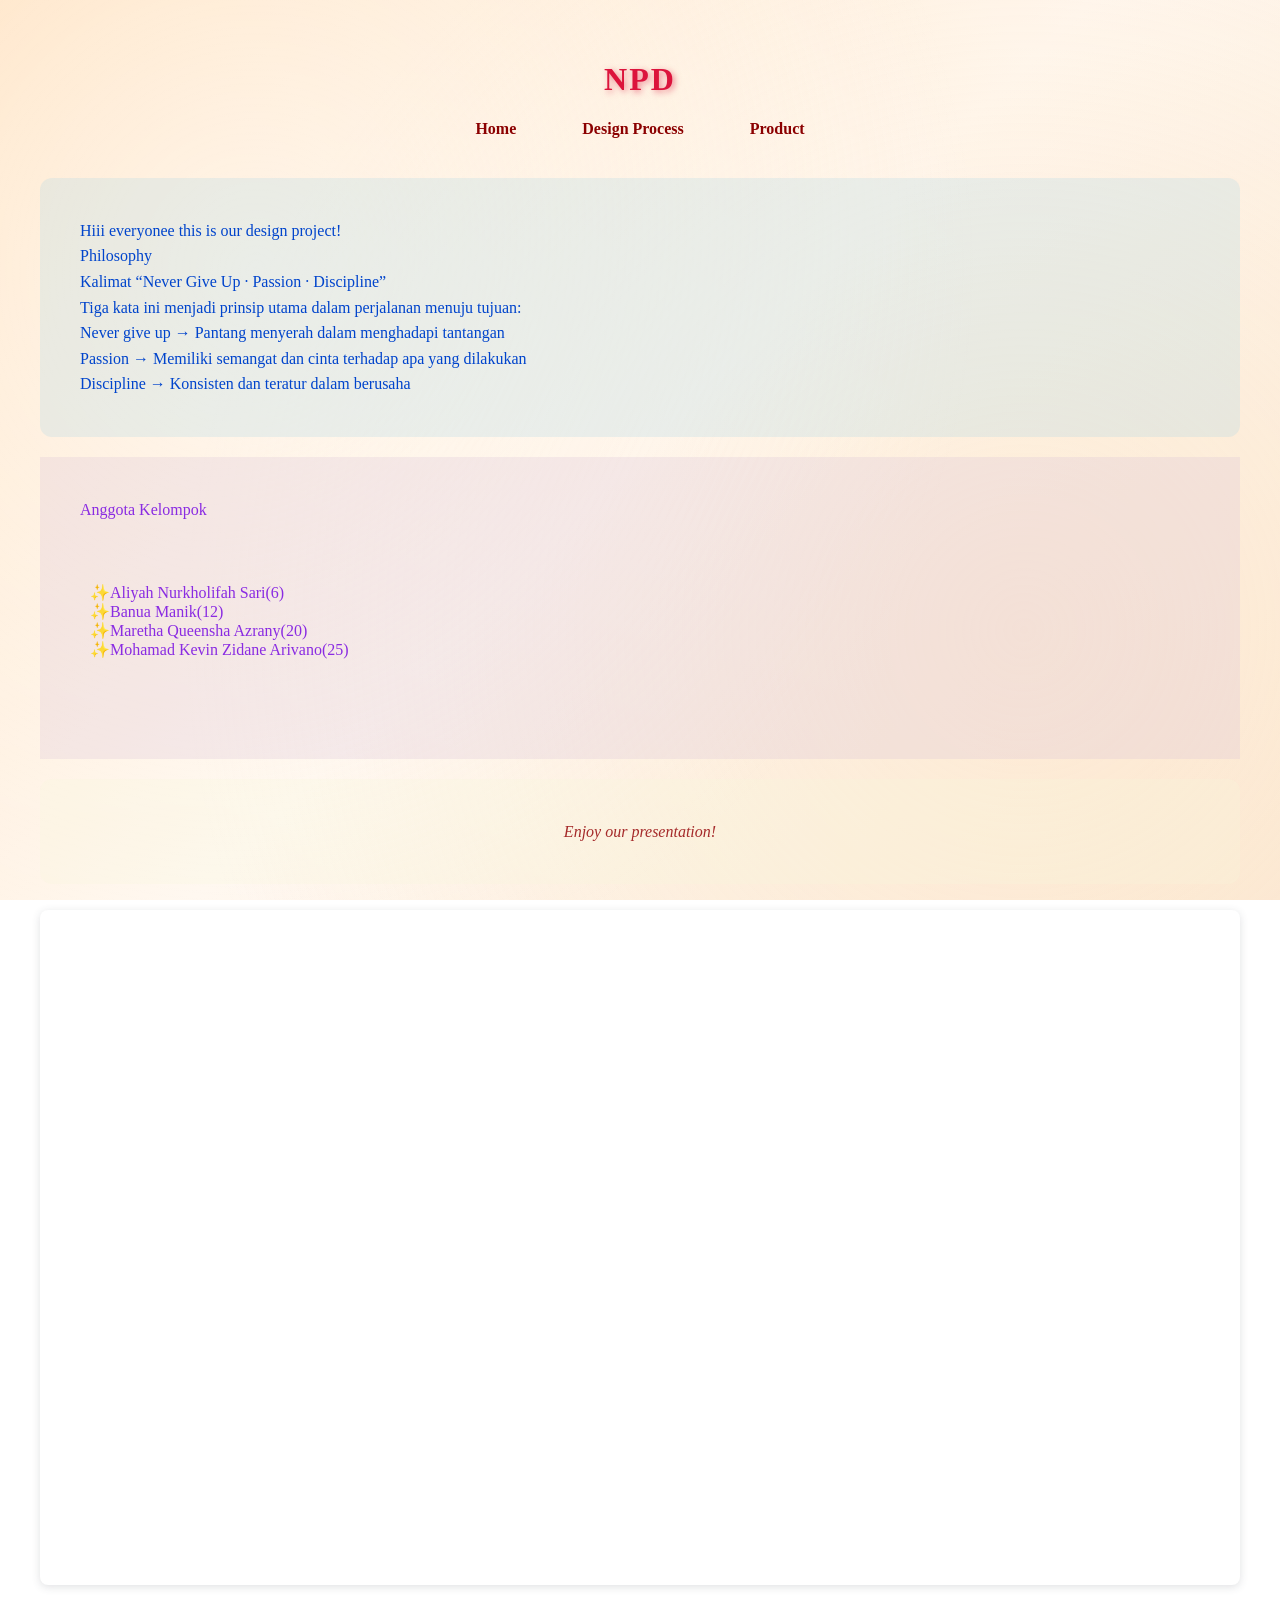
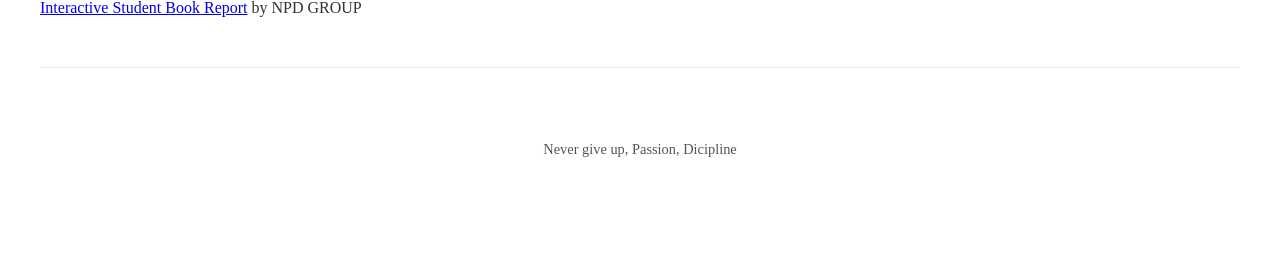
<file: index.html>
<!DOCTYPE html>
<html lang="id">
<head>
    <meta charset="utf-8">
    <meta name="viewport" content="width=device-width, initial-scale=1.0">
    <title>NPD</title>
    <link rel="stylesheet" href="styles.css">
</head>
<body>

    <header>
        <h1>NPD</h1>
        <nav>
            <ul>
                 <li><a href="index.html">Home</a></li>
                <li><a href="design.html">Design Process</a></li>
                <li><a href="product.html">Product</a></li>
            </ul>
        </nav>
    </header>

    <main>


        <section>
            <p id="p1">
                Hiii everyonee this is our design project!<br>
                Philosophy <br>
                Kalimat “Never Give Up · Passion · Discipline” <br>
                Tiga kata ini menjadi prinsip utama dalam perjalanan menuju tujuan: <br>
                Never give up → Pantang menyerah dalam menghadapi tantangan <br>
                Passion → Memiliki semangat dan cinta terhadap apa yang dilakukan <br>
                Discipline → Konsisten dan teratur dalam berusaha <br>
            </p>

            <div id="p2">
                <p>Anggota Kelompok</p>
                <ul>
                    <li>Aliyah Nurkholifah Sari(6)</li>
                    <li>Banua Manik(12)</li>
                    <li>Maretha Queensha Azrany(20)</li>
                    <li>Mohamad Kevin Zidane Arivano(25)</li>
                </ul>
                </p>
            </div>

            <p id="p3">Enjoy our presentation!</p>
        </section>
    </main>

<div style="position: relative; width: 100%; height: 0; padding-top: 56.2500%;
 padding-bottom: 0; box-shadow: 0 2px 8px 0 rgba(63,69,81,0.16); margin-top: 1.6em; margin-bottom: 0.9em; overflow: hidden;
 border-radius: 8px; will-change: transform;">
  <iframe loading="lazy" style="position: absolute; width: 100%; height: 100%; top: 0; left: 0; border: none; padding: 0;margin: 0;"
    src="https://www.canva.com/design/DAHGLFLECoE/iYhkDkUYiOf1X1sbnyr7zA/view?embed" allowfullscreen="allowfullscreen" allow="fullscreen">
  </iframe>
</div>
<a href="https:&#x2F;&#x2F;www.canva.com&#x2F;design&#x2F;DAHGLFLECoE&#x2F;iYhkDkUYiOf1X1sbnyr7zA&#x2F;view?utm_content=DAHGLFLECoE&amp;utm_campaign=designshare&amp;utm_medium=embeds&amp;utm_source=link" target="_blank" rel="noopener">Interactive Student Book Report</a> by NPD GROUP

    <footer>
        <p>Never give up, Passion, Dicipline</p>
    </footer>

</body>
</html>
</file>
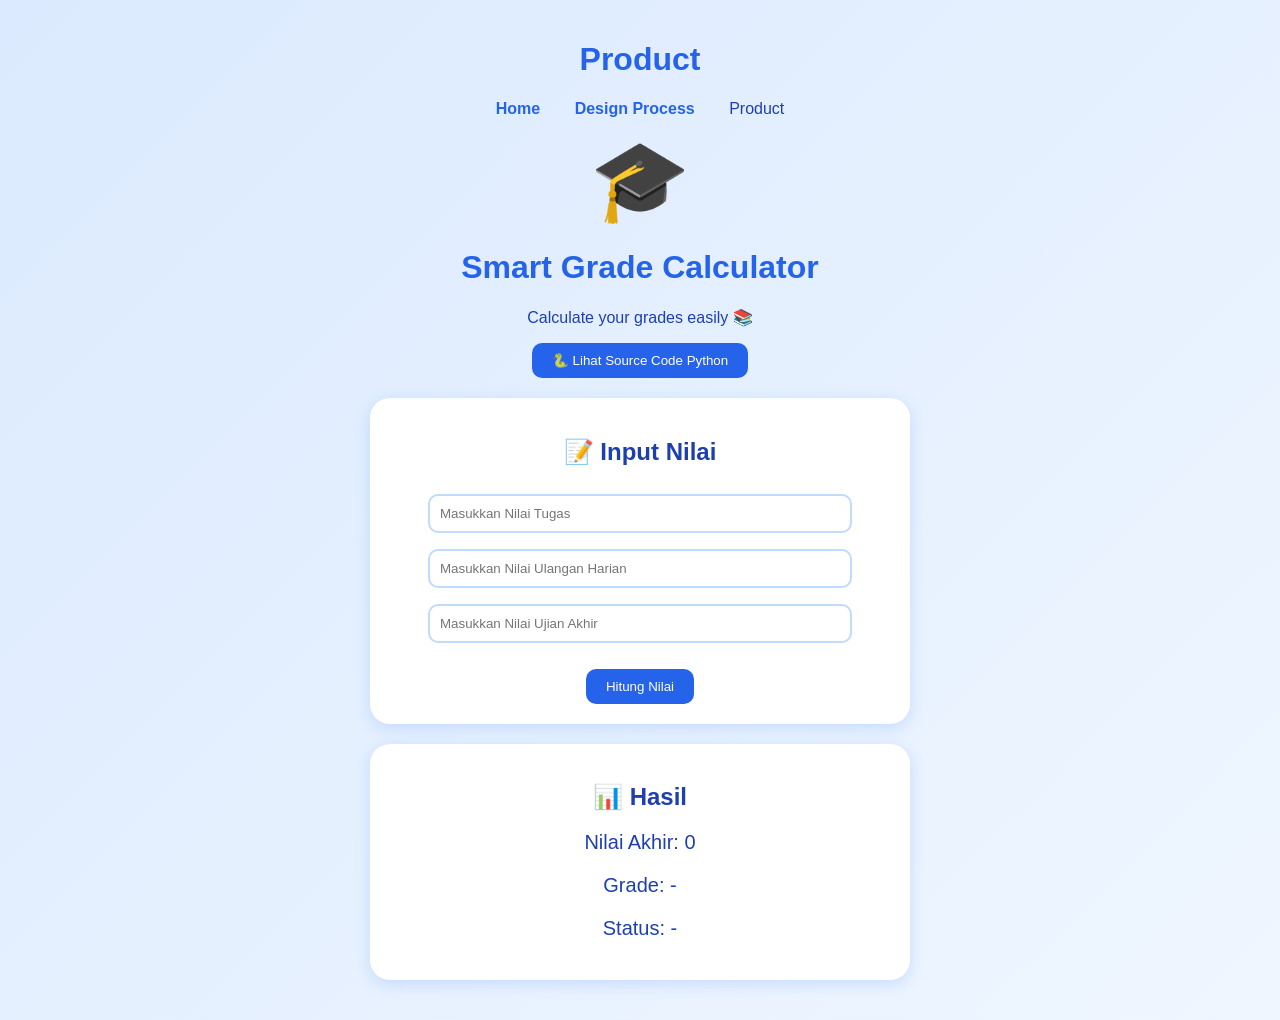
<file: product.html>
<!DOCTYPE html>
<html>
<head>
    <title>Product - Smart Grade Calculator</title>

    <style>

        body{
            font-family: Arial, sans-serif;
            background: linear-gradient(135deg,#dbeafe,#eff6ff);
            color:#1e40af;
            text-align:center;
            margin:0;
            padding:20px;
        }

        ul{
            list-style:none;
            padding:0;
        }

        ul li{
            display:inline;
            margin:15px;
        }

        a{
            text-decoration:none;
            color:#2563eb;
            font-weight:bold;
        }

        h1{
            color:#2563eb;
        }

        .card{
            background:white;
            width:80%;
            max-width:500px;
            margin:20px auto;
            padding:20px;
            border-radius:20px;
            box-shadow:0 4px 15px rgba(59,130,246,0.2);
        }

        input{
            width:80%;
            padding:10px;
            margin:8px;
            border:2px solid #bfdbfe;
            border-radius:10px;
        }

        button{
            padding:10px 20px;
            border:none;
            border-radius:10px;
            background:#2563eb;
            color:white;
            cursor:pointer;
        }

        button:hover{
            background:#1d4ed8;
        }

        .logo{
            font-size:80px;
        }

        .hasil{
            font-size:20px;
            margin-top:10px;
        }

    </style>

</head>

<body>

<h1>Product</h1>

<ul>
    <li><a href="index.html">Home</a></li>
    <li><a href="design.html">Design Process</a></li>
    <li>Product</li>
</ul>

<div class="logo">🎓</div>

<h1>Smart Grade Calculator</h1>

<p>Calculate your grades easily 📚</p>

<p>
<a href="https://colab.research.google.com/drive/1PThQitLQ6JWF3hUXRXT9u8iOvypiTXXl?usp=sharing" target="_blank">
<button>
🐍 Lihat Source Code Python
</button>
</a>
</p>

<div class="card">

    <h2>📝 Input Nilai</h2>

    <input
    type="number"
    id="tugas"
    placeholder="Masukkan Nilai Tugas">

    <br>

    <input
    type="number"
    id="ulangan"
    placeholder="Masukkan Nilai Ulangan Harian">

    <br>

    <input
    type="number"
    id="ujian"
    placeholder="Masukkan Nilai Ujian Akhir">

    <br><br>

    <button onclick="hitungNilai()">
        Hitung Nilai
    </button>

</div>

<div class="card">

    <h2>📊 Hasil</h2>

    <p class="hasil">
        Nilai Akhir:
        <span id="nilai">0</span>
    </p>

    <p class="hasil">
        Grade:
        <span id="grade">-</span>
    </p>

    <p class="hasil">
        Status:
        <span id="status">-</span>
    </p>

</div>

<script>

function hitungNilai(){

    let tugas =
    parseFloat(
    document.getElementById("tugas").value
    );

    let ulangan =
    parseFloat(
    document.getElementById("ulangan").value
    );

    let ujian =
    parseFloat(
    document.getElementById("ujian").value
    );

    if(
        isNaN(tugas) ||
        isNaN(ulangan) ||
        isNaN(ujian)
    ){
        alert("Isi semua nilai terlebih dahulu!");
        return;
    }

    let nilai =
    (0.3 * tugas) +
    (0.3 * ulangan) +
    (0.4 * ujian);

    let grade;

    if(nilai > 90){
        grade = "A";
    }
    else if(nilai > 75){
        grade = "B";
    }
    else if(nilai > 60){
        grade = "C";
    }
    else if(nilai > 50){
        grade = "D";
    }
    else{
        grade = "E";
    }

    let status;

    if(nilai > 75){
        status = "LULUS 🎉";
    }
    else{
        status = "REMEDIAL 📚";
    }

    document.getElementById("nilai")
    .innerText =
    nilai.toFixed(2);

    document.getElementById("grade")
    .innerText =
    grade;

    document.getElementById("status")
    .innerText =
    status;
}

</script>

</body>
</html>
</file>
<file: styles.css>
/* === Gaya Umum (Body) === */
body {
    background: linear-gradient(135deg, #ffe4c4, #fff8f0, #fbead7);
    font-family: 'Times New Roman', Times, serif;
    color: #333;
    padding: 40px;
    margin: 0;
    min-height: 100vh;
    background-attachment: fixed;
    background-size: cover;
}

/* Efek cahaya lembut di background */
body::before {
    content: "";
    position: fixed;
    top: 0;
    left: 0;
    width: 100%;
    height: 100%;
    background-image: radial-gradient(circle at 20% 30%, rgba(255, 255, 255, 0.4), transparent 60%),
                      radial-gradient(circle at 80% 70%, rgba(255, 228, 196, 0.4), transparent 70%);
    z-index: -1;
}

/* === Header dan Judul === */
header {
    text-align: center;
    margin-bottom: 40px;
}

h1 {
    font-weight: bold;
    color: crimson;
    text-shadow: 2px 2px 6px rgba(220, 20, 60, 0.5);
    letter-spacing: 2px;
    transition: transform 0.3s ease, color 0.3s ease;
}

h1:hover {
    transform: scale(1.05);
    color: darkred;
}

/* === Navigasi === */
nav ul {
    list-style: none;
    padding: 0;
    margin: 15px 0;
}

nav li {
    display: inline-block;
    margin: 0 15px;
}

nav a {
    text-decoration: none;
    color: #8b0000;
    font-weight: bold;
    padding: 8px 16px;
    border-radius: 20px;
    transition: background-color 0.3s ease, color 0.3s ease;
}

nav a:hover {
    background-color: rgba(220, 20, 60, 0.15);
    color: darkred;
}

/* === Paragraf === */
p {
    line-height: 1.6;
    margin: 20px 0;
    padding: 40px;
    border-radius: 12px;
    transition: background-color 0.4s ease, transform 0.3s ease;
}

/* Paragraf 1 */
#p1 {
    color: #0044cc;
    text-align: left;
    background-color: rgba(173, 216, 230, 0.25);
}
#p1:hover {
    background-color: rgba(173, 216, 230, 0.5);
    transform: translateX(10px);
}

/* Paragraf 2 */
#p2 {
    color: #8a2be2;
    text-align: left;
    background-color: rgba(216, 191, 216, 0.25);
}
#p2:hover {
    background-color: rgba(216, 191, 216, 0.5);
    transform: scale(1.02);
}

/* List di dalam p2 */
#p2 ul {
    margin: 10px 0 10px 30px;
    list-style-type: "✨";
}

/* Paragraf 3 */
#p3 {
    color: brown;
    text-align: center;
    font-style: italic;
    background-color: rgba(245, 245, 220, 0.25);
}
#p3:hover {
    background-color: beige;
    transform: scale(1.05);
}

/* === Footer === */
footer {
    text-align: center;
    margin-top: 50px;
    font-size: 0.9rem;
    color: #555;
    border-top: 1px solid rgba(0, 0, 0, 0.1);
    padding-top: 10px;
}

#verse1 { color: #ff4500; }     /* oranye */
#verse2 { color: #800080; }     /* ungu */
#verse3 { color: #1e90ff; }     /* biru muda */
#verse4 { color: #228b22; }     /* hijau tua */

.lyrics p:hover {
    transform: scale(1.02);
    transition: 0.3s;
    text-shadow: 1px 1px 4px rgba(0,0,0,0.2);
}
</file>
